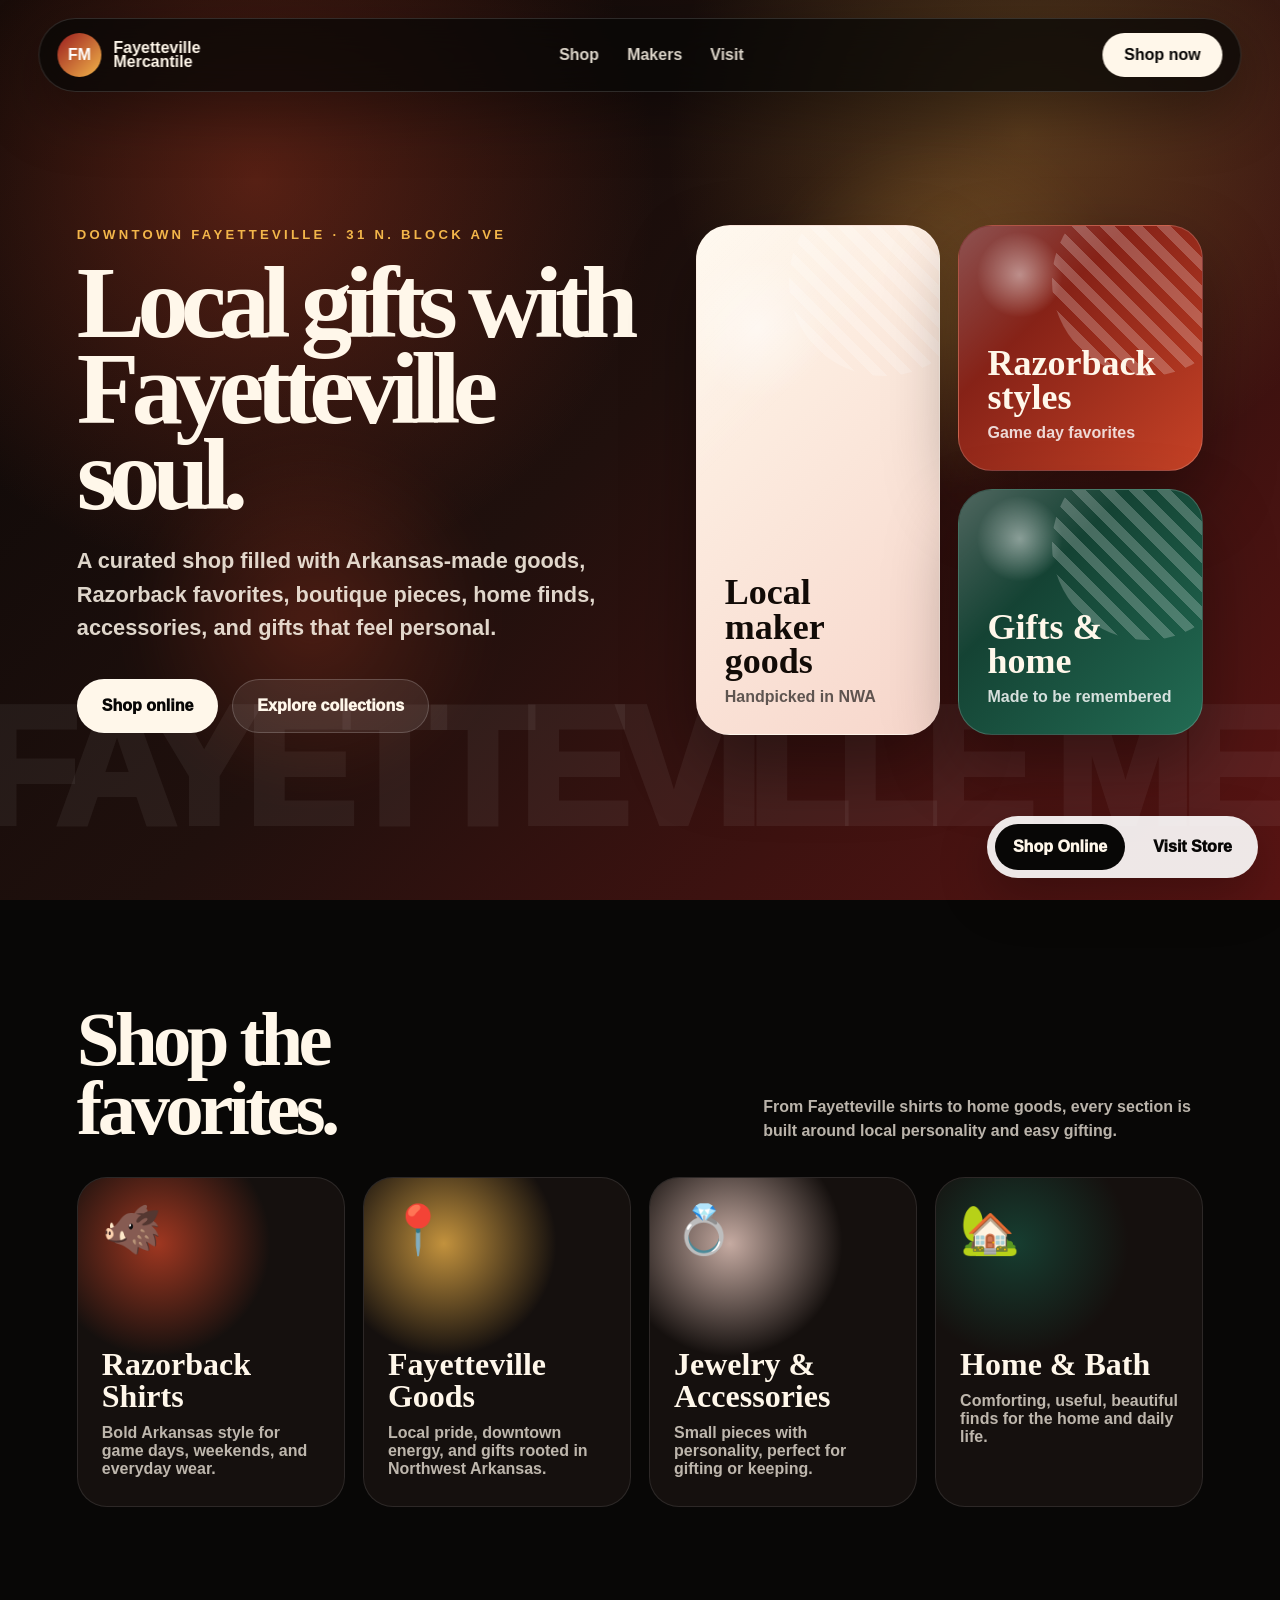
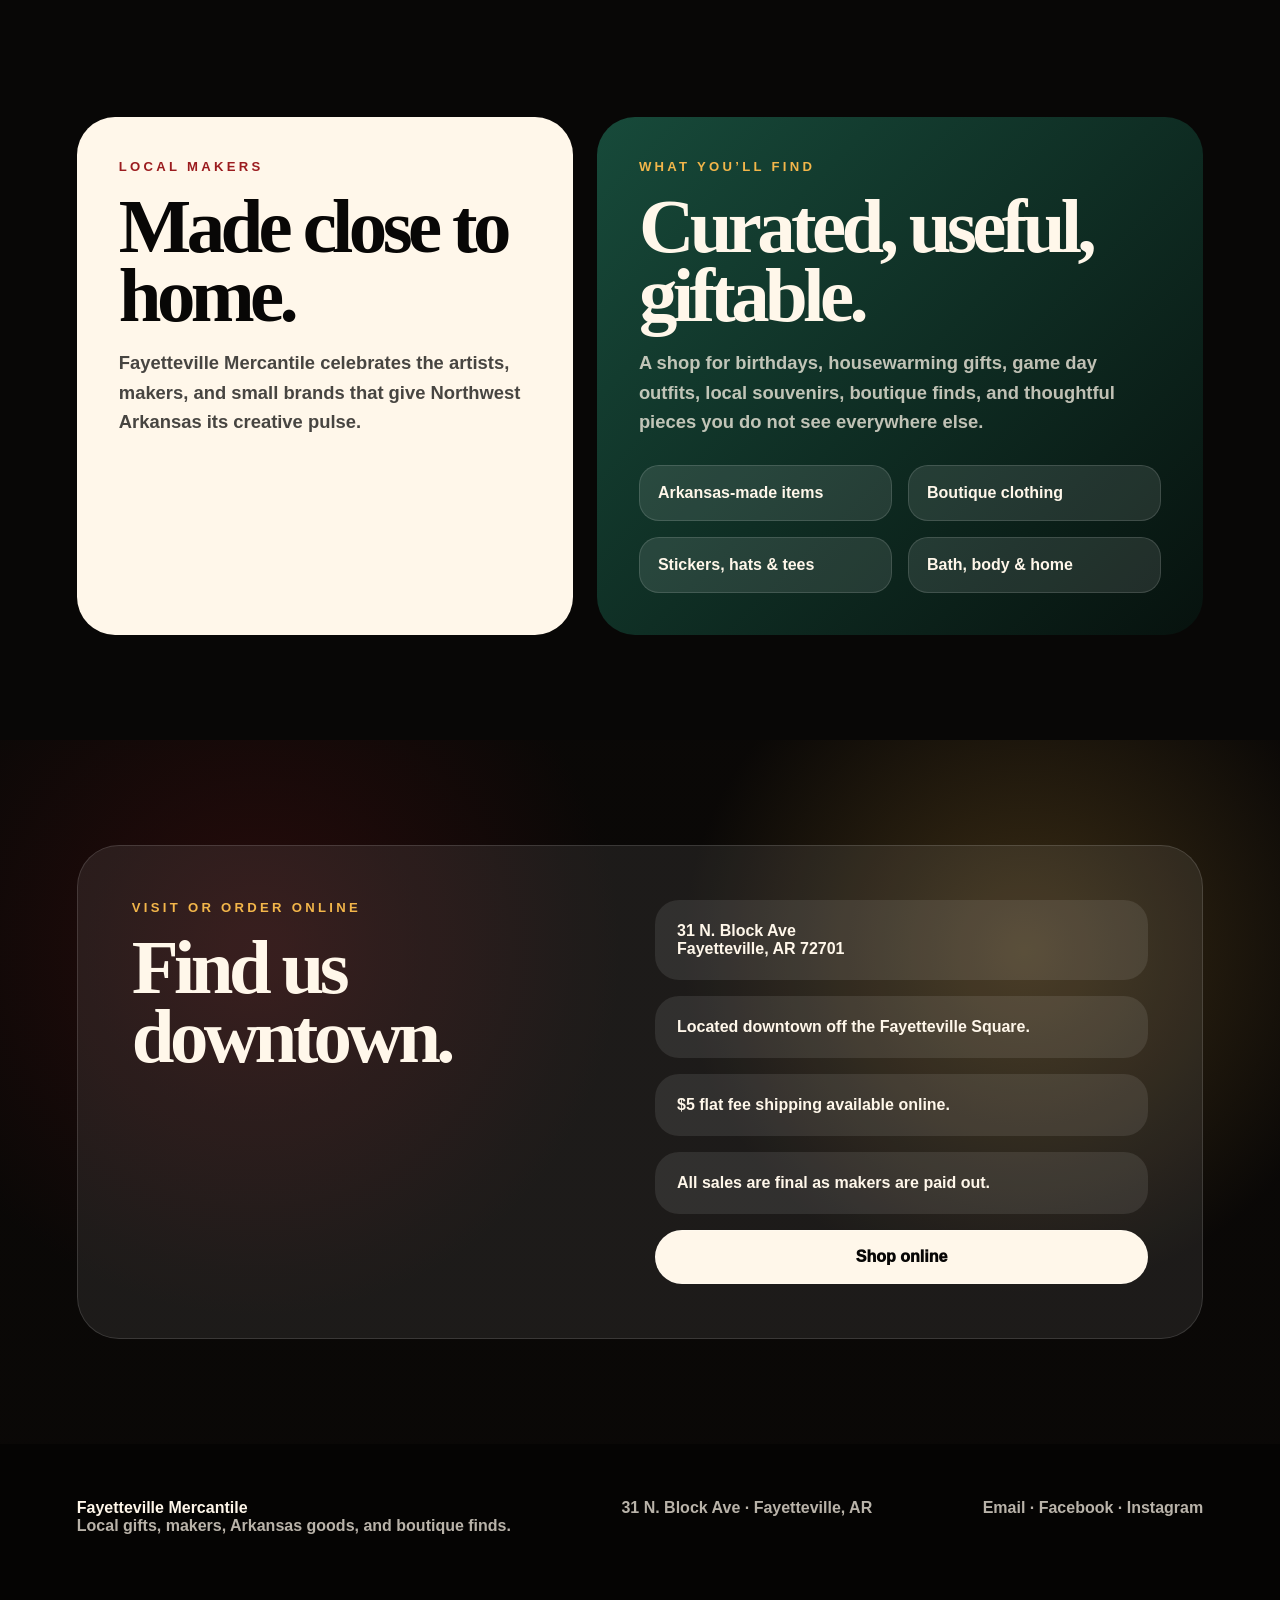
<file: index.html>
<!DOCTYPE html>
<html lang="en">
<head>
<meta charset="UTF-8" />
<meta name="viewport" content="width=device-width, initial-scale=1.0" />
<title>Fayetteville Mercantile | Local Gifts, Makers & Razorback Style</title>

<style>
:root{
  --black:#080706;
  --cream:#fff7ea;
  --red:#9b1c1f;
  --red2:#c64226;
  --gold:#f3b64a;
  --green:#174a3a;
  --pink:#f7d6cb;
  --white:#ffffff;
}

*{box-sizing:border-box;margin:0;padding:0}
html{scroll-behavior:smooth}
body{
  font-family: Arial, Helvetica, sans-serif;
  background:var(--black);
  color:var(--cream);
  overflow-x:hidden;
}
a{text-decoration:none;color:inherit}
img{max-width:100%;display:block}

.nav{
  position:fixed;
  top:18px;
  left:50%;
  transform:translateX(-50%);
  width:min(94%,1220px);
  z-index:50;
  display:flex;
  justify-content:space-between;
  align-items:center;
  padding:14px 18px;
  border-radius:999px;
  background:rgba(8,7,6,.74);
  backdrop-filter:blur(18px);
  border:1px solid rgba(255,255,255,.14);
  box-shadow:0 20px 60px rgba(0,0,0,.35);
}
.brand{
  display:flex;
  gap:12px;
  align-items:center;
  font-weight:900;
  line-height:.9;
}
.logo{
  width:44px;height:44px;border-radius:50%;
  background:linear-gradient(135deg,var(--red),var(--gold));
  display:grid;place-items:center;
  color:#fff;font-weight:900;
}
.links{display:flex;gap:28px;font-weight:800}
.links a{opacity:.85}
.links a:hover{opacity:1;color:var(--gold)}
.nav .button{
  background:var(--cream);
  color:var(--black);
  padding:13px 22px;
  border-radius:999px;
  font-weight:900;
}

.hero{
  min-height:100vh;
  position:relative;
  display:grid;
  place-items:center;
  padding:130px 6vw 70px;
  overflow:hidden;
  background:
    radial-gradient(circle at 20% 20%, rgba(198,66,38,.38), transparent 32%),
    radial-gradient(circle at 80% 15%, rgba(243,182,74,.26), transparent 28%),
    linear-gradient(135deg,#080706 0%,#20100d 48%,#5a1413 100%);
}
.hero:before{
  content:"FAYETTEVILLE MERCANTILE";
  position:absolute;
  inset:auto auto 4% -2%;
  font-size:13vw;
  font-weight:1000;
  letter-spacing:-.08em;
  color:rgba(255,255,255,.055);
  white-space:nowrap;
}
.orb{
  position:absolute;
  width:420px;height:420px;
  border-radius:50%;
  background:radial-gradient(circle,var(--gold),transparent 62%);
  filter:blur(18px);
  opacity:.28;
  animation:float 8s ease-in-out infinite;
}
.orb.one{top:12%;right:10%}
.orb.two{bottom:8%;left:8%;background:radial-gradient(circle,var(--red2),transparent 62%);animation-delay:2s}

.hero-inner{
  width:min(1220px,100%);
  display:grid;
  grid-template-columns:1.05fr .95fr;
  gap:58px;
  align-items:center;
  position:relative;
  z-index:2;
}
.kicker{
  color:var(--gold);
  letter-spacing:.25em;
  font-size:.82rem;
  font-weight:900;
  text-transform:uppercase;
  margin-bottom:18px;
}
h1{
  font-family: Georgia, serif;
  font-size:clamp(4rem,8vw,8.5rem);
  line-height:.84;
  letter-spacing:-.075em;
}
.hero p{
  max-width:680px;
  margin:26px 0 34px;
  font-size:clamp(1.1rem,1.7vw,1.45rem);
  line-height:1.55;
  color:rgba(255,247,234,.86);
  font-weight:700;
}
.actions{display:flex;gap:14px;flex-wrap:wrap}
.btn{
  display:inline-flex;
  align-items:center;
  justify-content:center;
  min-height:54px;
  padding:0 24px;
  border-radius:999px;
  font-weight:950;
  border:1px solid rgba(255,255,255,.18);
  transition:.25s ease;
}
.btn.primary{background:var(--cream);color:var(--black)}
.btn.dark{background:rgba(255,255,255,.08);color:var(--cream)}
.btn:hover{transform:translateY(-3px);box-shadow:0 20px 40px rgba(0,0,0,.28)}

.showcase{
  display:grid;
  grid-template-columns:1fr 1fr;
  gap:18px;
}
.tile{
  position:relative;
  min-height:245px;
  border-radius:34px;
  padding:28px;
  overflow:hidden;
  border:1px solid rgba(255,255,255,.18);
  box-shadow:0 30px 70px rgba(0,0,0,.35);
  display:flex;
  flex-direction:column;
  justify-content:flex-end;
  transform-style:preserve-3d;
}
.tile.big{grid-row:span 2;min-height:510px}
.tile h3{
  position:relative;
  z-index:2;
  font-family:Georgia,serif;
  font-size:2.25rem;
  line-height:.95;
}
.tile span{
  position:relative;
  z-index:2;
  margin-top:10px;
  font-weight:900;
  color:rgba(255,255,255,.82);
}
.tile:before{
  content:"";
  position:absolute;
  inset:0;
  background:
    linear-gradient(135deg,rgba(255,255,255,.28),transparent 35%),
    radial-gradient(circle at 25% 20%,rgba(255,255,255,.45),transparent 16%);
}
.tile:after{
  content:"";
  position:absolute;
  width:190px;height:190px;
  border-radius:50%;
  right:-40px;top:-40px;
  background:repeating-linear-gradient(45deg,rgba(255,255,255,.22) 0 10px,transparent 10px 20px);
}
.tile.red{background:linear-gradient(135deg,#64110f,#c64226)}
.tile.gold{background:linear-gradient(135deg,#c9821c,#f3b64a);color:#120b07}
.tile.green{background:linear-gradient(135deg,#0d2d23,#226b53)}
.tile.cream{background:linear-gradient(135deg,#fff7ea,#f7d6cb);color:#120b07}
.tile.cream span,.tile.gold span{color:rgba(0,0,0,.62)}

.section{
  padding:105px 6vw;
  position:relative;
}
.section-inner{width:min(1220px,100%);margin:auto}
.section-head{
  display:flex;
  justify-content:space-between;
  gap:28px;
  align-items:end;
  margin-bottom:34px;
}
.section h2{
  font-family:Georgia,serif;
  font-size:clamp(3rem,6vw,6rem);
  line-height:.9;
  letter-spacing:-.06em;
}
.section-head p{
  max-width:440px;
  color:rgba(255,247,234,.72);
  font-weight:700;
  line-height:1.5;
}

.collections{
  display:grid;
  grid-template-columns:repeat(4,1fr);
  gap:18px;
}
.card{
  min-height:330px;
  border-radius:30px;
  padding:24px;
  background:#15100e;
  border:1px solid rgba(255,255,255,.1);
  position:relative;
  overflow:hidden;
  transition:.35s ease;
}
.card:hover{transform:translateY(-9px) scale(1.015)}
.card:before{
  content:"";
  position:absolute;
  inset:0;
  background:radial-gradient(circle at 30% 20%,var(--glow),transparent 35%);
  opacity:.78;
}
.card .icon{
  position:relative;
  z-index:2;
  font-size:3rem;
  margin-bottom:90px;
}
.card h3{
  position:relative;
  z-index:2;
  font-family:Georgia,serif;
  font-size:2rem;
  line-height:1;
}
.card p{
  position:relative;
  z-index:2;
  margin-top:12px;
  color:rgba(255,247,234,.72);
  font-weight:700;
}

.split{
  display:grid;
  grid-template-columns:.9fr 1.1fr;
  gap:24px;
  align-items:stretch;
}
.panel{
  border-radius:38px;
  padding:42px;
  background:var(--cream);
  color:var(--black);
  min-height:460px;
}
.panel.dark{
  background:linear-gradient(135deg,var(--green),#07120e);
  color:var(--cream);
}
.panel h2{margin-bottom:18px}
.panel p{
  font-size:1.15rem;
  line-height:1.6;
  font-weight:700;
  color:rgba(0,0,0,.72);
}
.panel.dark p{color:rgba(255,247,234,.74)}
.maker-grid{
  display:grid;
  grid-template-columns:1fr 1fr;
  gap:16px;
  margin-top:28px;
}
.maker-chip{
  padding:18px;
  border-radius:20px;
  background:rgba(255,255,255,.1);
  border:1px solid rgba(255,255,255,.13);
  font-weight:900;
}

.visit{
  background:
    linear-gradient(rgba(8,7,6,.78),rgba(8,7,6,.78)),
    radial-gradient(circle at 20% 30%,var(--red),transparent 32%),
    radial-gradient(circle at 80% 30%,var(--gold),transparent 30%),
    #110b08;
}
.visit-box{
  border-radius:42px;
  padding:54px;
  background:rgba(255,255,255,.08);
  border:1px solid rgba(255,255,255,.13);
  display:grid;
  grid-template-columns:1fr 1fr;
  gap:30px;
}
.visit-box h2{font-size:clamp(3rem,6vw,6.4rem)}
.info{
  display:grid;
  gap:16px;
}
.info div{
  padding:22px;
  border-radius:24px;
  background:rgba(255,255,255,.09);
  font-weight:900;
}

.footer{
  padding:55px 6vw 110px;
  background:#050403;
}
.footer-inner{
  width:min(1220px,100%);
  margin:auto;
  display:flex;
  justify-content:space-between;
  gap:28px;
  flex-wrap:wrap;
  color:rgba(255,247,234,.72);
  font-weight:800;
}
.footer strong{color:var(--cream)}

.sticky{
  position:fixed;
  right:22px;
  bottom:22px;
  z-index:60;
  display:flex;
  gap:10px;
  background:rgba(255,255,255,.9);
  padding:8px;
  border-radius:999px;
  box-shadow:0 18px 50px rgba(0,0,0,.25);
}
.sticky a{
  color:var(--black);
  padding:14px 18px;
  border-radius:999px;
  font-weight:950;
}
.sticky a:first-child{background:var(--black);color:var(--cream)}

.reveal{
  opacity:0;
  transform:translateY(35px);
  transition:.7s ease;
}
.reveal.show{
  opacity:1;
  transform:none;
}

@keyframes float{
  0%,100%{transform:translateY(0)}
  50%{transform:translateY(-28px)}
}

@media(max-width:950px){
  .links{display:none}
  .hero-inner,.split,.visit-box{grid-template-columns:1fr}
  .showcase{margin-top:20px}
  .collections{grid-template-columns:1fr 1fr}
}
@media(max-width:580px){
  .nav{top:10px;width:96%;padding:10px}
  .nav .button{display:none}
  h1{font-size:4.1rem}
  .hero{padding:110px 20px 60px}
  .showcase,.collections,.maker-grid{grid-template-columns:1fr}
  .tile.big{min-height:300px}
  .section{padding:78px 20px}
  .section-head{display:block}
  .panel,.visit-box{padding:28px}
  .sticky{left:12px;right:12px;justify-content:center}
}
</style>
</head>

<body>

<nav class="nav">
  <a class="brand" href="#">
    <div class="logo">FM</div>
    <div>Fayetteville<br>Mercantile</div>
  </a>
  <div class="links">
    <a href="#shop">Shop</a>
    <a href="#makers">Makers</a>
    <a href="#visit">Visit</a>
  </div>
  <a class="button" href="https://www.fayettevillemercantile.com/s/shop">Shop now</a>
</nav>

<div class="sticky">
  <a href="https://www.fayettevillemercantile.com/s/shop">Shop Online</a>
  <a href="#visit">Visit Store</a>
</div>

<header class="hero">
  <div class="orb one"></div>
  <div class="orb two"></div>

  <div class="hero-inner">
    <div>
      <div class="kicker">Downtown Fayetteville · 31 N. Block Ave</div>
      <h1>Local gifts with Fayetteville soul.</h1>
      <p>
        A curated shop filled with Arkansas-made goods, Razorback favorites,
        boutique pieces, home finds, accessories, and gifts that feel personal.
      </p>
      <div class="actions">
        <a class="btn primary" href="https://www.fayettevillemercantile.com/s/shop">Shop online</a>
        <a class="btn dark" href="#shop">Explore collections</a>
      </div>
    </div>

    <div class="showcase">
      <div class="tile big cream">
        <h3>Local maker goods</h3>
        <span>Handpicked in NWA</span>
      </div>
      <div class="tile red">
        <h3>Razorback styles</h3>
        <span>Game day favorites</span>
      </div>
      <div class="tile green">
        <h3>Gifts & home</h3>
        <span>Made to be remembered</span>
      </div>
    </div>
  </div>
</header>

<section class="section" id="shop">
  <div class="section-inner">
    <div class="section-head reveal">
      <h2>Shop the<br>favorites.</h2>
      <p>From Fayetteville shirts to home goods, every section is built around local personality and easy gifting.</p>
    </div>

    <div class="collections">
      <a class="card reveal" style="--glow:#c64226" href="https://www.fayettevillemercantile.com/s/shop">
        <div class="icon">🐗</div>
        <h3>Razorback Shirts</h3>
        <p>Bold Arkansas style for game days, weekends, and everyday wear.</p>
      </a>

      <a class="card reveal" style="--glow:#f3b64a" href="https://www.fayettevillemercantile.com/s/shop">
        <div class="icon">📍</div>
        <h3>Fayetteville Goods</h3>
        <p>Local pride, downtown energy, and gifts rooted in Northwest Arkansas.</p>
      </a>

      <a class="card reveal" style="--glow:#f7d6cb" href="https://www.fayettevillemercantile.com/s/shop">
        <div class="icon">💍</div>
        <h3>Jewelry & Accessories</h3>
        <p>Small pieces with personality, perfect for gifting or keeping.</p>
      </a>

      <a class="card reveal" style="--glow:#174a3a" href="https://www.fayettevillemercantile.com/s/shop">
        <div class="icon">🏡</div>
        <h3>Home & Bath</h3>
        <p>Comforting, useful, beautiful finds for the home and daily life.</p>
      </a>
    </div>
  </div>
</section>

<section class="section" id="makers">
  <div class="section-inner split">
    <div class="panel reveal">
      <div class="kicker" style="color:var(--red)">Local makers</div>
      <h2>Made close to home.</h2>
      <p>
        Fayetteville Mercantile celebrates the artists, makers, and small brands
        that give Northwest Arkansas its creative pulse.
      </p>
    </div>

    <div class="panel dark reveal">
      <div class="kicker">What you’ll find</div>
      <h2>Curated, useful, giftable.</h2>
      <p>
        A shop for birthdays, housewarming gifts, game day outfits, local souvenirs,
        boutique finds, and thoughtful pieces you do not see everywhere else.
      </p>

      <div class="maker-grid">
        <div class="maker-chip">Arkansas-made items</div>
        <div class="maker-chip">Boutique clothing</div>
        <div class="maker-chip">Stickers, hats & tees</div>
        <div class="maker-chip">Bath, body & home</div>
      </div>
    </div>
  </div>
</section>

<section class="section visit" id="visit">
  <div class="section-inner visit-box reveal">
    <div>
      <div class="kicker">Visit or order online</div>
      <h2>Find us downtown.</h2>
    </div>

    <div class="info">
      <div>31 N. Block Ave<br>Fayetteville, AR 72701</div>
      <div>Located downtown off the Fayetteville Square.</div>
      <div>$5 flat fee shipping available online.</div>
      <div>All sales are final as makers are paid out.</div>
      <a class="btn primary" href="https://www.fayettevillemercantile.com/s/shop">Shop online</a>
    </div>
  </div>
</section>

<footer class="footer">
  <div class="footer-inner">
    <div><strong>Fayetteville Mercantile</strong><br>Local gifts, makers, Arkansas goods, and boutique finds.</div>
    <div>31 N. Block Ave · Fayetteville, AR</div>
    <div>
      <a href="mailto:fayettevillemercantile@gmail.com">Email</a> ·
      <a href="https://www.facebook.com/fayettevillemercantile">Facebook</a> ·
      <a href="https://www.instagram.com/fayettevillemercantile">Instagram</a>
    </div>
  </div>
</footer>

<script>
const reveals = document.querySelectorAll('.reveal');

const observer = new IntersectionObserver((entries) => {
  entries.forEach(entry => {
    if(entry.isIntersecting){
      entry.target.classList.add('show');
    }
  });
},{threshold:.18});

reveals.forEach(el => observer.observe(el));

document.querySelectorAll('.tile').forEach(tile => {
  tile.addEventListener('mousemove', e => {
    const r = tile.getBoundingClientRect();
    const x = e.clientX - r.left;
    const y = e.clientY - r.top;
    const rx = ((y / r.height) - .5) * -8;
    const ry = ((x / r.width) - .5) * 8;
    tile.style.transform = `rotateX(${rx}deg) rotateY(${ry}deg) translateY(-6px)`;
  });

  tile.addEventListener('mouseleave', () => {
    tile.style.transform = '';
  });
});
</script>

</body>
</html>
</file>
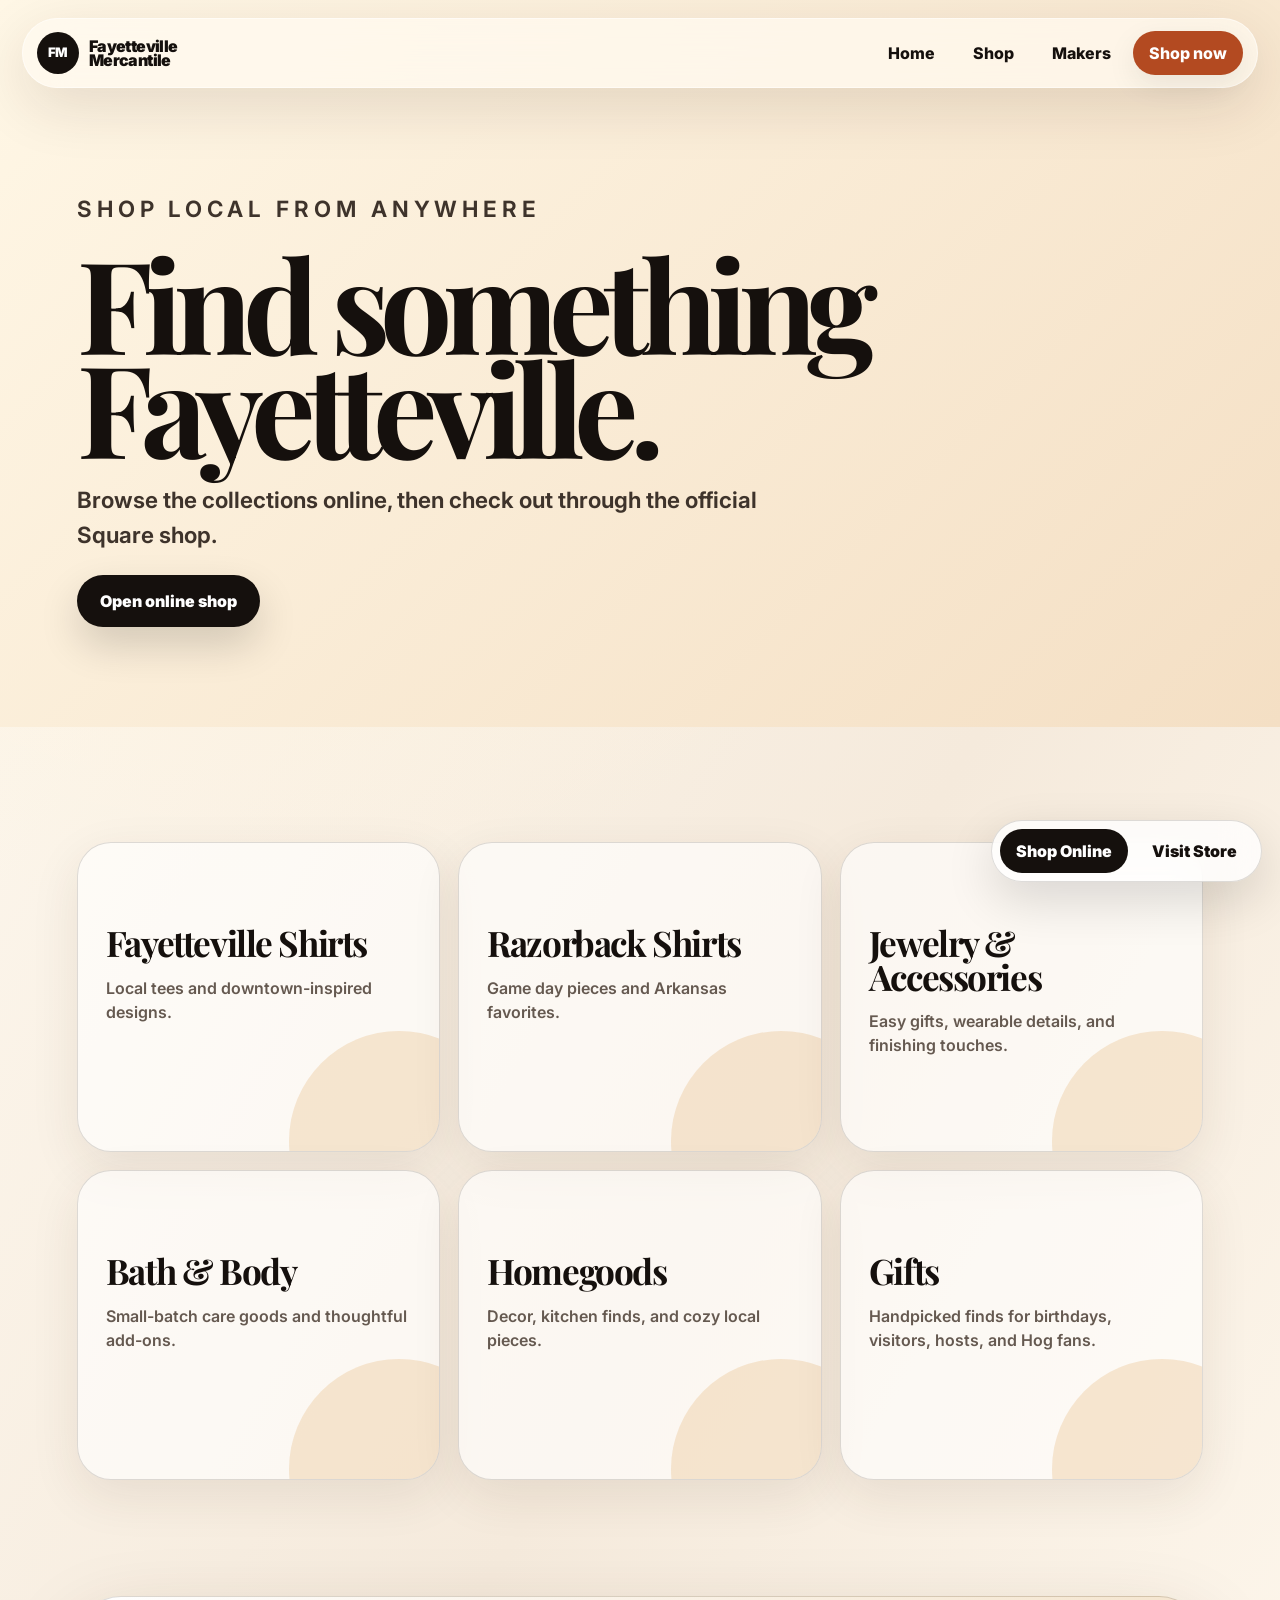
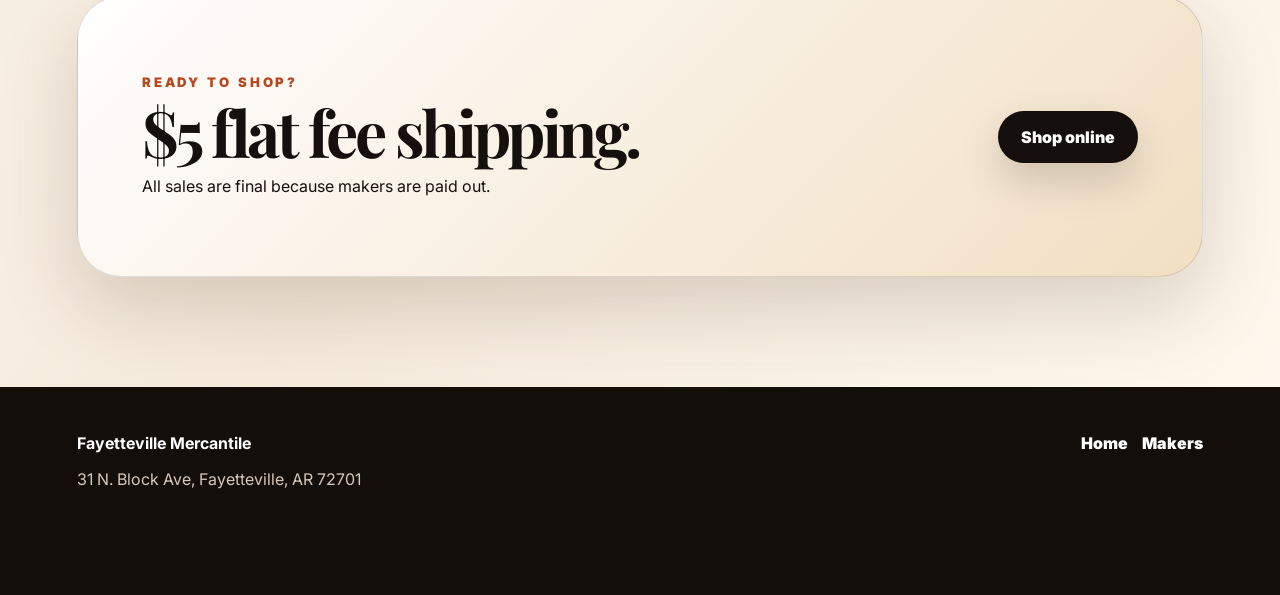
<file: makers/index.html>
<!doctype html>
<html lang="en">

<head>
    <meta charset="utf-8">
    <meta name="viewport" content="width=device-width, initial-scale=1">
    <title>Shop | Fayetteville Mercantile</title>
    <meta name="description"
        content="Shop Fayetteville Mercantile collections including Fayetteville shirts, Razorback styles, jewelry, accessories, bath and body, homegoods, and local gifts.">
    <link rel="preconnect" href="https://fonts.googleapis.com">
    <link rel="preconnect" href="https://fonts.gstatic.com" crossorigin>
    <link
        href="https://fonts.googleapis.com/css2?family=Playfair+Display:wght@700;800&family=Inter:wght@400;600;700;800;900&display=swap"
        rel="stylesheet">
    <link rel="stylesheet" href="../assets/css/styles.css">
</head>

<body>
    <header class="nav" data-nav><a class="brand" href="../index.html"><span
                class="brand-mark">FM</span><span>Fayetteville<br>Mercantile</span></a><button class="menu-toggle"
            data-menu>Menu</button>
        <nav class="nav-links" data-links><a href="../index.html">Home</a><a href="index.html">Shop</a><a
                href="../makers/index.html">Makers</a><a class="pill"
                href="https://www.fayettevillemercantile.com/s/shop" target="_blank" rel="noopener">Shop now</a></nav>
    </header>
    <main>
        <section class="page-hero">
            <p class="eyebrow">Shop local from anywhere</p>
            <h1>Find something Fayetteville.</h1>
            <p>Browse the collections online, then check out through the official Square shop.</p><a
                class="button primary" href="https://www.fayettevillemercantile.com/s/shop" target="_blank"
                rel="noopener">Open online shop</a>
        </section>
        <section class="section">
            <div class="shop-grid">
                <article>
                    <h2>Fayetteville Shirts</h2>
                    <p>Local tees and downtown-inspired designs.</p>
                </article>
                <article>
                    <h2>Razorback Shirts</h2>
                    <p>Game day pieces and Arkansas favorites.</p>
                </article>
                <article>
                    <h2>Jewelry & Accessories</h2>
                    <p>Easy gifts, wearable details, and finishing touches.</p>
                </article>
                <article>
                    <h2>Bath & Body</h2>
                    <p>Small-batch care goods and thoughtful add-ons.</p>
                </article>
                <article>
                    <h2>Homegoods</h2>
                    <p>Decor, kitchen finds, and cozy local pieces.</p>
                </article>
                <article>
                    <h2>Gifts</h2>
                    <p>Handpicked finds for birthdays, visitors, hosts, and Hog fans.</p>
                </article>
            </div>
        </section>
        <section class="section ready">
            <div>
                <p class="eyebrow">Ready to shop?</p>
                <h2>$5 flat fee shipping.</h2>
                <p>All sales are final because makers are paid out.</p>
            </div><a class="button primary" href="https://www.fayettevillemercantile.com/s/shop" target="_blank"
                rel="noopener">Shop online</a>
        </section>
    </main>
    <div class="sticky-cta"><a href="https://www.fayettevillemercantile.com/s/shop" target="_blank" rel="noopener">Shop
            Online</a><a href="https://maps.google.com/?q=31+N.+Block+Ave+Fayetteville+AR+72701" target="_blank"
            rel="noopener">Visit Store</a></div>
    <footer class="footer">
        <div><strong>Fayetteville Mercantile</strong>
            <p>31 N. Block Ave, Fayetteville, AR 72701</p>
        </div>
        <div><a href="../index.html">Home</a><a href="../makers/index.html">Makers</a></div>
    </footer>
    <script src="../assets/js/main.js"></script>
</body>

</html>
</file>
<file: assets/css/styles.css>
:root {
    --ink: #15100d;
    --muted: #655950;
    --cream: #fff8ec;
    --paper: #fffdf7;
    --rust: #b34a21;
    --gold: #d99b4a;
    --sage: #697d56;
    --line: rgba(21, 16, 13, .14);
    --shadow: 0 30px 80px rgba(64, 39, 20, .18);
    --serif: 'Playfair Display', Georgia, serif;
    --sans: Inter, system-ui, sans-serif
}

* {
    box-sizing: border-box
}

html {
    scroll-behavior: smooth
}

body {
    margin: 0;
    font-family: var(--sans);
    color: var(--ink);
    background: radial-gradient(circle at 20% 5%, #fff3da, transparent 35%), linear-gradient(120deg, #fffaf1, #f5eadc 55%, #fff9ef);
    overflow-x: hidden
}

a {
    color: inherit;
    text-decoration: none
}

.skip {
    position: absolute;
    left: -999px
}

.skip:focus {
    left: 1rem;
    top: 1rem;
    background: #fff;
    padding: .8rem;
    z-index: 50
}

.nav {
    position: fixed;
    inset: 18px 22px auto;
    z-index: 20;
    display: flex;
    align-items: center;
    justify-content: space-between;
    padding: 12px 14px;
    border: 1px solid rgba(255, 255, 255, .5);
    background: rgba(255, 250, 240, .72);
    backdrop-filter: blur(22px);
    border-radius: 999px;
    box-shadow: 0 18px 60px rgba(46, 24, 12, .12);
    transition: .25s
}

.nav.scrolled {
    inset: 10px 14px auto;
    background: rgba(255, 253, 247, .9)
}

.brand {
    display: flex;
    align-items: center;
    gap: 10px;
    font-weight: 900;
    line-height: .88;
    letter-spacing: -.04em
}

.brand-mark {
    width: 42px;
    height: 42px;
    border-radius: 50%;
    display: grid;
    place-items: center;
    background: var(--ink);
    color: #fff;
    font-size: .82rem;
    letter-spacing: -.06em
}

.nav-links {
    display: flex;
    gap: 6px;
    align-items: center
}

.nav-links a {
    padding: 12px 16px;
    border-radius: 999px;
    font-weight: 800
}

.nav-links a:hover,
.pill {
    background: #fff;
    box-shadow: 0 10px 30px rgba(0, 0, 0, .08)
}

.pill {
    background: var(--rust) !important;
    color: #fff !important
}

.menu-toggle {
    display: none
}

.button {
    display: inline-flex;
    align-items: center;
    justify-content: center;
    border-radius: 999px;
    padding: 15px 22px;
    font-weight: 900;
    border: 1px solid var(--line);
    transition: .25s
}

.button:hover {
    transform: translateY(-3px)
}

.primary {
    background: var(--ink);
    color: #fff;
    box-shadow: 0 18px 40px rgba(0, 0, 0, .16)
}

.ghost {
    background: rgba(255, 255, 255, .55)
}

.hero {
    min-height: 100svh;
    position: relative;
    display: grid;
    grid-template-columns: 1fr .86fr;
    gap: 50px;
    align-items: center;
    padding: 130px clamp(24px, 6vw, 96px) 70px;
    isolation: isolate
}

.hero:before {
    content: "";
    position: absolute;
    inset: 0;
    background: linear-gradient(90deg, rgba(255, 248, 236, .88), rgba(255, 248, 236, .58)), url('https://www.fayettevillemercantile.com/uploads/b/80cf4270-94fb-11ec-9d1e-7ffb4e3e30d1/splash_2048x4435_NTQ1Mj.jpg?width=1600&height=1100&fit=crop') center/cover;
    z-index: -2
}

.hero:after {
    content: "";
    position: absolute;
    inset: auto -15% -22% 40%;
    height: 42vh;
    background: radial-gradient(circle, var(--gold), transparent 70%);
    filter: blur(80px);
    opacity: .45;
    z-index: -1
}

.grain {
    position: absolute;
    inset: 0;
    background-image: linear-gradient(115deg, rgba(255, 255, 255, .16) 0 1px, transparent 1px 32px);
    opacity: .35;
    pointer-events: none
}

.eyebrow {
    text-transform: uppercase;
    letter-spacing: .22em;
    font-weight: 900;
    color: var(--rust);
    font-size: .82rem
}

.hero h1,
.page-hero h1 {
    font-family: var(--serif);
    font-size: clamp(4rem, 10vw, 11rem);
    line-height: .82;
    letter-spacing: -.075em;
    margin: 0 0 24px;
    max-width: 900px
}

.hero-lead,
.page-hero p {
    font-size: clamp(1.05rem, 2vw, 1.4rem);
    line-height: 1.55;
    max-width: 700px;
    color: #3e332b;
    font-weight: 650
}

.hero-actions,
.visit-actions {
    display: flex;
    gap: 12px;
    flex-wrap: wrap;
    margin-top: 28px
}

.hero-showcase {
    display: grid;
    grid-template-columns: 1fr 1fr;
    grid-template-rows: 1fr 1fr;
    gap: 16px;
    height: min(62vh, 620px)
}

.feature-card {
    position: relative;
    border-radius: 34px;
    overflow: hidden;
    padding: 22px;
    display: flex;
    align-items: flex-end;
    box-shadow: var(--shadow);
    background: linear-gradient(135deg, #fff, #efd9bd)
}

.feature-card:before {
    content: "";
    position: absolute;
    inset: 0;
    background: radial-gradient(circle at 30% 20%, rgba(255, 255, 255, .65), transparent 28%), linear-gradient(135deg, rgba(179, 74, 33, .0), rgba(179, 74, 33, .24))
}

.feature-card:after {
    content: "";
    position: absolute;
    width: 190px;
    height: 190px;
    border-radius: 50%;
    right: -45px;
    top: -45px;
    background: repeating-linear-gradient(45deg, rgba(21, 16, 13, .12) 0 8px, transparent 8px 17px)
}

.feature-card span {
    position: relative;
    font-family: var(--serif);
    font-size: 2rem;
    line-height: .95;
    font-weight: 800
}

.feature-card.tall {
    grid-row: span 2;
    background: linear-gradient(140deg, #f6dcc0, #fff7e7)
}

.feature-card.dark {
    background: linear-gradient(140deg, #251711, #9d3b18);
    color: #fff
}

.scroll-cue {
    position: absolute;
    bottom: 28px;
    left: 50%;
    translate: -50% 0;
    font-weight: 900;
    font-size: .75rem;
    text-transform: uppercase;
    letter-spacing: .25em;
    color: var(--muted)
}

.ticker {
    overflow: hidden;
    border-block: 1px solid var(--line);
    background: #17100c;
    color: #fff
}

.ticker-track {
    display: flex;
    width: max-content;
    animation: ticker 26s linear infinite
}

.ticker span {
    padding: 18px 32px;
    font-weight: 900;
    text-transform: uppercase;
    letter-spacing: .18em;
    font-size: .8rem
}

@keyframes ticker {
    to {
        transform: translateX(-50%)
    }
}

.section {
    padding: clamp(70px, 9vw, 130px) clamp(22px, 6vw, 92px)
}

.split {
    display: grid;
    grid-template-columns: 1fr 1fr;
    gap: 55px;
    align-items: end
}

.split h2,
.section-head h2,
.maker-panel h2,
.visit-card h2,
.ready h2 {
    font-family: var(--serif);
    font-size: clamp(2.4rem, 5vw, 5.7rem);
    line-height: .9;
    letter-spacing: -.055em;
    margin: 0
}

.split p {
    font-size: 1.25rem;
    line-height: 1.65;
    color: var(--muted);
    font-weight: 600
}

.section-head {
    display: flex;
    align-items: end;
    justify-content: space-between;
    gap: 24px;
    margin-bottom: 28px
}

.section-head a {
    font-weight: 900;
    color: var(--rust)
}

.collection-grid {
    display: grid;
    grid-template-columns: repeat(3, 1fr);
    gap: 18px
}

.collection-card,
.shop-grid article,
.maker-list article {
    position: relative;
    min-height: 310px;
    padding: 28px;
    border: 1px solid var(--line);
    border-radius: 34px;
    background: rgba(255, 255, 255, .62);
    box-shadow: 0 16px 50px rgba(64, 39, 20, .09);
    overflow: hidden;
    transition: .35s
}

.collection-card:before,
.shop-grid article:before,
.maker-list article:before {
    content: "";
    position: absolute;
    inset: auto -70px -100px auto;
    width: 220px;
    height: 220px;
    border-radius: 50%;
    background: rgba(217, 155, 74, .22);
    transition: .35s
}

.collection-card:hover,
.shop-grid article:hover,
.maker-list article:hover {
    transform: translateY(-8px);
    box-shadow: var(--shadow)
}

.collection-card:hover:before {
    scale: 1.55
}

.card-no,
.maker-list span {
    font-weight: 900;
    color: var(--rust);
    letter-spacing: .16em
}

.collection-card h3,
.shop-grid h2,
.maker-list h2 {
    font-family: var(--serif);
    font-size: 2.2rem;
    line-height: .94;
    margin: 55px 0 12px;
    letter-spacing: -.04em
}

.collection-card p,
.shop-grid p,
.maker-list p {
    color: var(--muted);
    line-height: 1.55;
    font-weight: 600
}

.collection-card a {
    position: absolute;
    bottom: 26px;
    font-weight: 900
}

.collection-card.feature {
    background: #211711;
    color: #fff
}

.collection-card.feature p {
    color: #f5dcc7
}

.maker-spotlight {
    display: grid;
    grid-template-columns: 1.1fr .9fr;
    gap: 24px;
    align-items: stretch
}

.maker-panel {
    border-radius: 44px;
    padding: clamp(32px, 5vw, 70px);
    background: linear-gradient(135deg, #fff, #f5ddbe);
    box-shadow: var(--shadow)
}

.maker-panel p {
    font-size: 1.15rem;
    line-height: 1.65;
    color: var(--muted);
    max-width: 720px
}

.maker-stack {
    position: relative;
    min-height: 460px
}

.stack-card {
    position: absolute;
    inset: auto 0 0 auto;
    width: min(360px, 80%);
    height: 230px;
    border-radius: 34px;
    background: #fff;
    box-shadow: var(--shadow);
    display: grid;
    place-items: center;
    font-family: var(--serif);
    font-weight: 800;
    font-size: 2.5rem;
    transform: rotate(-6deg)
}

.stack-card:nth-child(2) {
    inset: 80px auto auto 30px;
    background: #1d140f;
    color: #fff;
    transform: rotate(7deg)
}

.stack-card:nth-child(3) {
    inset: 0 40px auto auto;
    background: #b34a21;
    color: #fff;
    transform: rotate(-2deg)
}

.visit-section {
    display: grid;
    grid-template-columns: 1.2fr .8fr;
    gap: 20px
}

.visit-card,
.hours-card,
.ready {
    border-radius: 44px;
    padding: clamp(28px, 5vw, 64px);
    background: #fff;
    box-shadow: var(--shadow);
    border: 1px solid var(--line)
}

.hours-card {
    align-self: end;
    background: #17100c;
    color: #fff
}

.hours-card p {
    color: #f0d8c2
}

.hours-card a {
    font-weight: 900;
    color: #ffd898
}

.footer {
    padding: 46px clamp(22px, 6vw, 92px) 90px;
    display: flex;
    justify-content: space-between;
    gap: 30px;
    background: #140e0a;
    color: #fff
}

.footer p {
    color: #d8c8bb;
    max-width: 520px
}

.footer div:last-child {
    display: flex;
    gap: 14px;
    flex-wrap: wrap
}

.footer a {
    font-weight: 900
}

.sticky-cta {
    position: fixed;
    z-index: 18;
    right: 18px;
    bottom: 18px;
    display: flex;
    gap: 8px;
    padding: 8px;
    background: rgba(255, 255, 255, .78);
    backdrop-filter: blur(18px);
    border: 1px solid var(--line);
    border-radius: 999px;
    box-shadow: 0 18px 50px rgba(0, 0, 0, .14)
}

.sticky-cta a {
    padding: 12px 16px;
    border-radius: 999px;
    font-weight: 900
}

.sticky-cta a:first-child {
    background: var(--ink);
    color: #fff
}

.page-hero {
    padding: 170px clamp(22px, 6vw, 92px) 100px;
    min-height: 72vh;
    background: linear-gradient(135deg, #fff7e6, #f4dfc4)
}

.maker-hero {
    background: linear-gradient(135deg, #1d130e, #8f3718);
    color: #fff
}

.maker-hero .eyebrow,
.maker-hero p {
    color: #f7d5bb
}

.shop-grid,
.maker-list {
    display: grid;
    grid-template-columns: repeat(3, 1fr);
    gap: 18px
}

.ready {
    margin: 0 clamp(22px, 6vw, 92px) 110px;
    display: flex;
    align-items: center;
    justify-content: space-between;
    gap: 20px;
    background: linear-gradient(135deg, #fff, #f2dfc3)
}

.reveal {
    opacity: 0;
    transform: translateY(28px);
    transition: opacity .8s ease, transform .8s ease
}

.reveal.visible {
    opacity: 1;
    transform: none
}

.delay-1 {
    transition-delay: .12s
}

.delay-2 {
    transition-delay: .24s
}

@media(max-width:900px) {
    .menu-toggle {
        display: block;
        border: 0;
        background: var(--ink);
        color: #fff;
        border-radius: 999px;
        padding: 12px 16px;
        font-weight: 900
    }

    .nav-links {
        position: absolute;
        top: 68px;
        right: 0;
        left: 0;
        display: none;
        flex-direction: column;
        background: #fff;
        border-radius: 28px;
        padding: 16px;
        box-shadow: var(--shadow)
    }

    .nav-links.open {
        display: flex
    }

    .nav-links a {
        width: 100%;
        text-align: center
    }

    .hero,
    .split,
    .maker-spotlight,
    .visit-section {
        grid-template-columns: 1fr
    }

    .hero {
        padding-top: 120px
    }

    .hero h1,
    .page-hero h1 {
        font-size: clamp(3.2rem, 18vw, 6rem)
    }

    .hero-showcase {
        height: auto;
        min-height: 420px
    }

    .collection-grid,
    .shop-grid,
    .maker-list {
        grid-template-columns: 1fr
    }

    .section-head,
    .ready,
    .footer {
        display: block
    }

    .sticky-cta {
        left: 10px;
        right: 10px;
        justify-content: center
    }

    .footer {
        padding-bottom: 105px
    }

    .page-hero {
        padding-top: 140px
    }

    .collection-card {
        min-height: 260px
    }
}
</file>
